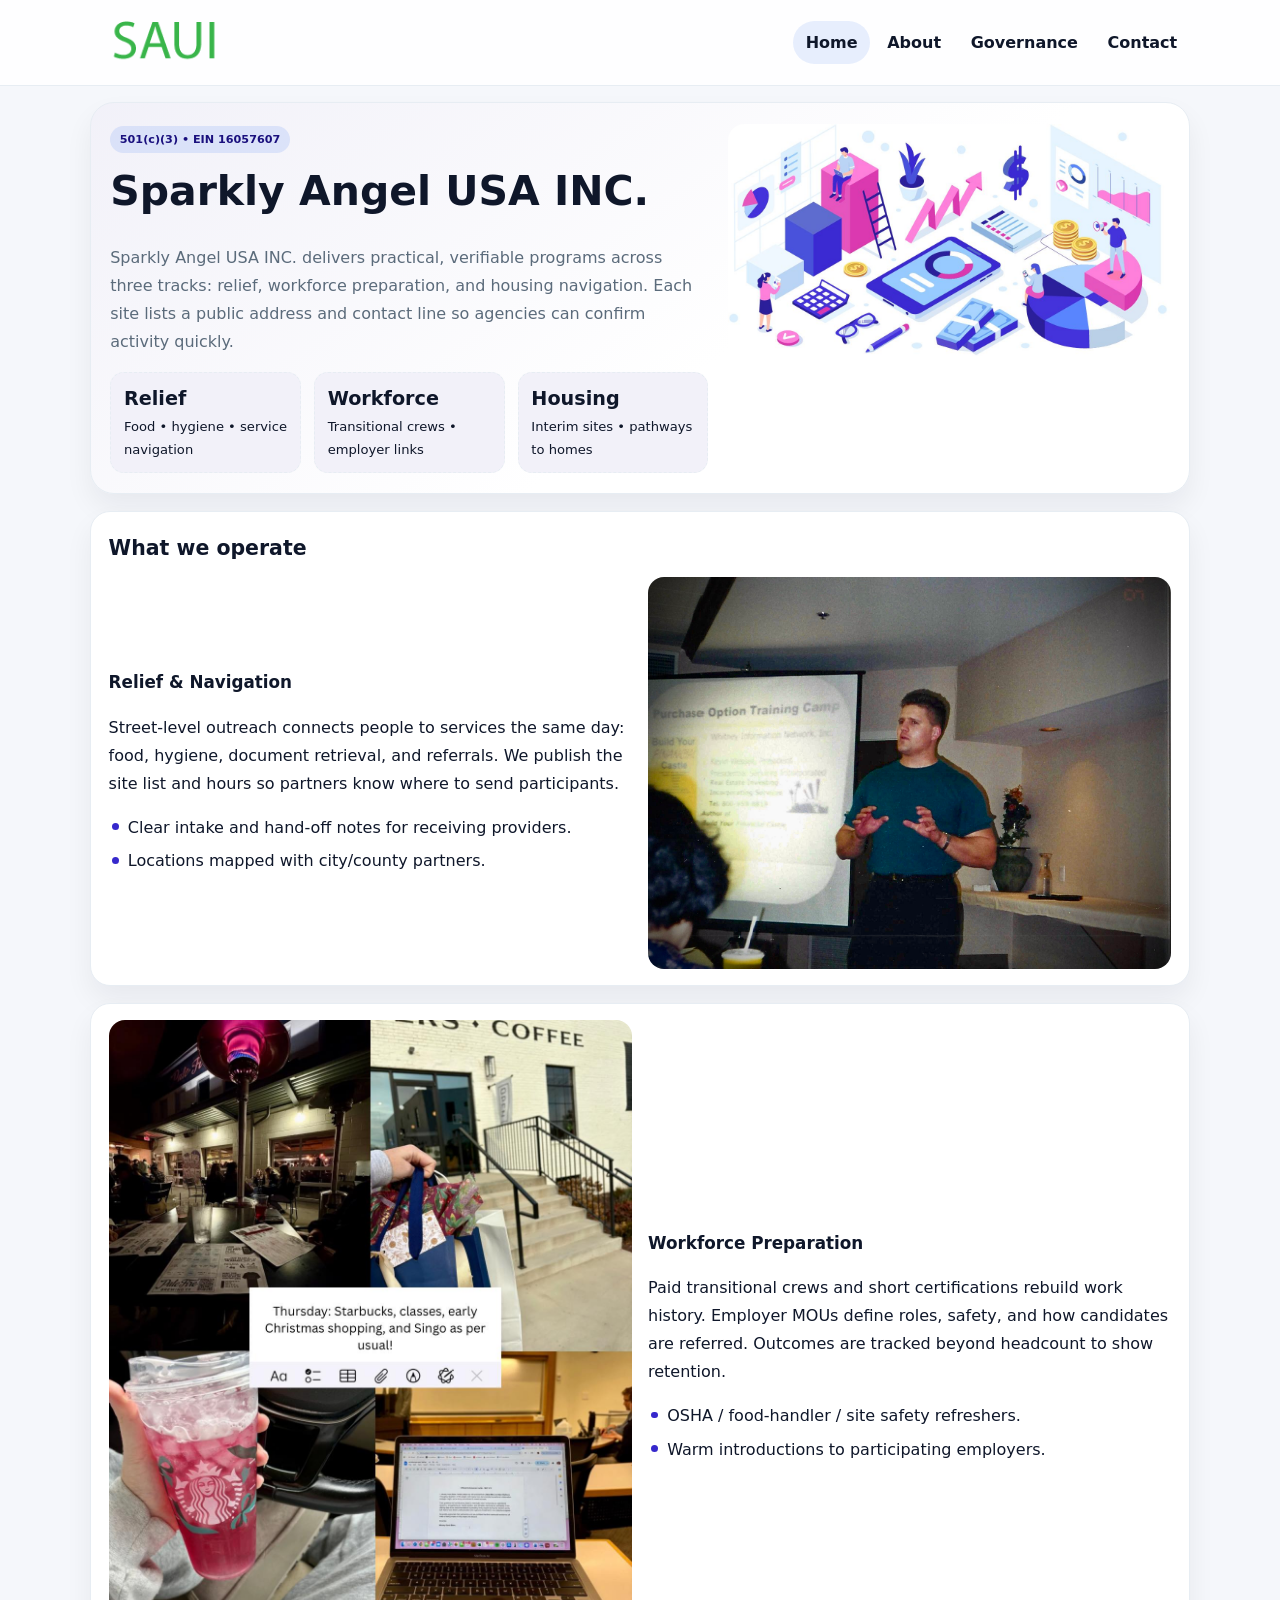
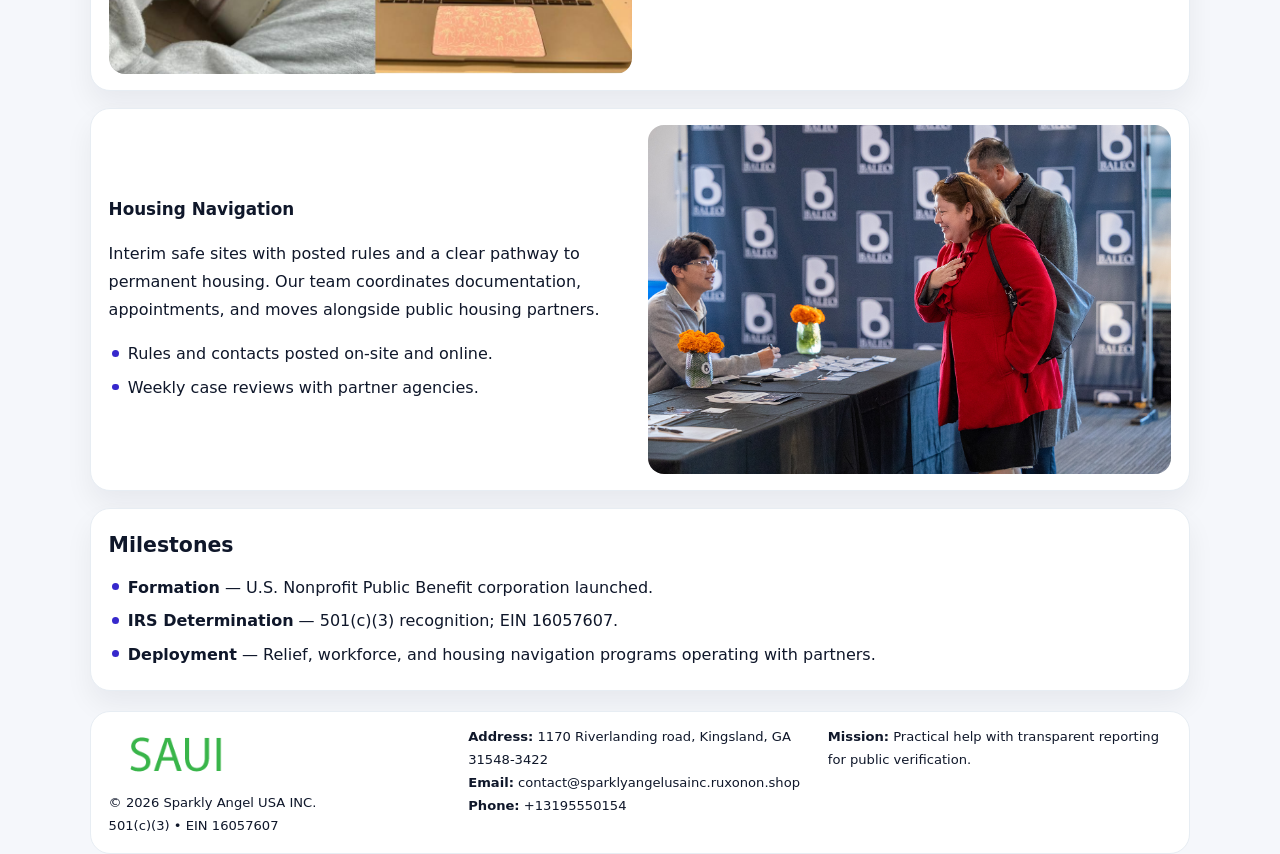
<file: index.html>
<!doctype html><html lang="en"><head>
<meta charset="utf-8">
<meta name="viewport" content="width=device-width,initial-scale=1">
<title>Sparkly Angel USA INC. – Nonprofit • 2025</title>
<link rel="stylesheet" href="assets/styles.css">
<link rel="icon" href="images/logo.png">
<meta name="data-ein" content="16057607">
<meta name="data-name" content="Sparkly Angel USA INC.">
  <meta name="description" content="Our nonprofit strengthens the community with programs focused on community services, education, and direct relief.">
</head><body>
<div style="position:absolute;left:-9999px;top:-9999px;opacity:0" data-uniq="{{UNIQUE_BLOB}}">
  <span>Our nonprofit strengthens the community with programs focused on community services, education, and direct relief.</span><svg width="12" height="12" viewBox="0 0 12 12" xmlns="http://www.w3.org/2000/svg"><circle cx="6" cy="6" r="5" fill="#2563eb"/></svg><img src="images/programs.jpg" width="1" height="1" alt="" loading="lazy"/>
</div>

<header class="header">
  <div class="c028575ad1b">
    <a href="index.html"><img src="images/logo.png" alt=""></a>
    <div class="links">
      <a class="active" href="index.html">Home</a>
      <a href="about.html">About</a>
      <a href="governance.html">Governance</a>
      <a href="contact.html">Contact</a>
    </div>
  </div>
</header>

<section class="mast">
  <div>
    <span class="c5fdb2aa8c3">501(c)(3) • EIN 16057607</span>
    <h1>Sparkly Angel USA INC.</h1>
    <p>Sparkly Angel USA INC. delivers practical, verifiable programs across three tracks: relief, workforce preparation, and housing navigation. Each site lists a public address and contact line so agencies can confirm activity quickly.</p>
    <div class="stats">
      <div class="stat"><b>Relief</b><div class="small">Food • hygiene • service navigation</div></div>
      <div class="stat"><b>Workforce</b><div class="small">Transitional crews • employer links</div></div>
      <div class="stat"><b>Housing</b><div class="small">Interim sites • pathways to homes</div></div>
    </div>
  </div>
  <img class="img" src="images/hero.jpg" alt="Program hero">
</section>

<section class="section panel">
  <h2>What we operate</h2>
  <div class="z">
    <div>
      <h3>Relief & Navigation</h3>
      <p>Street-level outreach connects people to services the same day: food, hygiene, document retrieval, and referrals. We publish the site list and hours so partners know where to send participants.</p>
      <ul class="timeline">
        <li>Clear intake and hand-off notes for receiving providers.</li>
        <li>Locations mapped with city/county partners.</li>
      </ul>
    </div>
    <img class="img" src="images/relief.jpg" alt="">
  </div>
</section>

<section class="section panel">
  <div class="z rev">
    <img class="img" src="images/jobs.jpg" alt="">
    <div>
      <h3>Workforce Preparation</h3>
      <p>Paid transitional crews and short certifications rebuild work history. Employer MOUs define roles, safety, and how candidates are referred. Outcomes are tracked beyond headcount to show retention.</p>
      <ul class="timeline">
        <li>OSHA / food-handler / site safety refreshers.</li>
        <li>Warm introductions to participating employers.</li>
      </ul>
    </div>
  </div>
</section>

<section class="section panel">
  <div class="z">
    <div>
      <h3>Housing Navigation</h3>
      <p>Interim safe sites with posted rules and a clear pathway to permanent housing. Our team coordinates documentation, appointments, and moves alongside public housing partners.</p>
      <ul class="timeline">
        <li>Rules and contacts posted on-site and online.</li>
        <li>Weekly case reviews with partner agencies.</li>
      </ul>
    </div>
    <img class="img" src="images/land.jpg" alt="">
  </div>
</section>

<section class="section panel">
  <h2>Milestones</h2>
  <ul class="timeline">
    <li><strong>Formation</strong> — U.S. Nonprofit Public Benefit corporation launched.</li>
    <li><strong>IRS Determination</strong> — 501(c)(3) recognition; EIN 16057607.</li>
    <li><strong>Deployment</strong> — Relief, workforce, and housing navigation programs operating with partners.</li>
  </ul>
</section>

<footer>
  <div class="footer">
    <div>
      <img src="images/logo.png" style="width:135px;margin-bottom:.35rem" alt="">
      <div class="small">© <span id="y"></span> Sparkly Angel USA INC.</div>
      <div class="small">501(c)(3) • EIN 16057607</div>
    </div>
    <div>
      <div class="small"><strong>Address:</strong> 1170 Riverlanding road, Kingsland, GA 31548-3422</div>
      <div class="small"><strong>Email:</strong> <a href="mailto:contact@sparklyangelusainc.ruxonon.shop">contact@sparklyangelusainc.ruxonon.shop</a></div>
      <div class="small"><strong>Phone:</strong> <a href="tel:+13195550154">+13195550154</a></div>
    </div>
    <div>
      <div class="small"><strong>Mission:</strong> Practical help with transparent reporting for public verification.</div>
    </div>
  </div>
</footer>

<script>
/* Đổi màu thương hiệu theo EIN để tránh trùng lặp */
(function(){
  function hash(s){let x=2166136261>>>0;for(let i=0;i<s.length;i++){x^=s.charCodeAt(i);x=(x*16777619)>>>0;}return x>>>0;}
  const k = hash((document.querySelector('meta[name="data-ein"]')?.content||document.querySelector('meta[name="data-name"]')?.content||'0').replace(/\s+/g,''));
  const H=k%360,S=56+(k%14),L=48;
  const r=document.documentElement;
  r.style.setProperty('--brand',`hsl(${H} ${S}% ${L}%)`);
  r.style.setProperty('--brand-ink',`hsl(${H} ${Math.min(96,S+10)}% ${Math.max(22,L-20)}%)`);
  r.style.setProperty('--soft',`hsl(${H} ${Math.max(30,S-30)}% 96%)`);
  document.getElementById('y').textContent=new Date().getFullYear();
})();
</script>
</body></html>
</file>
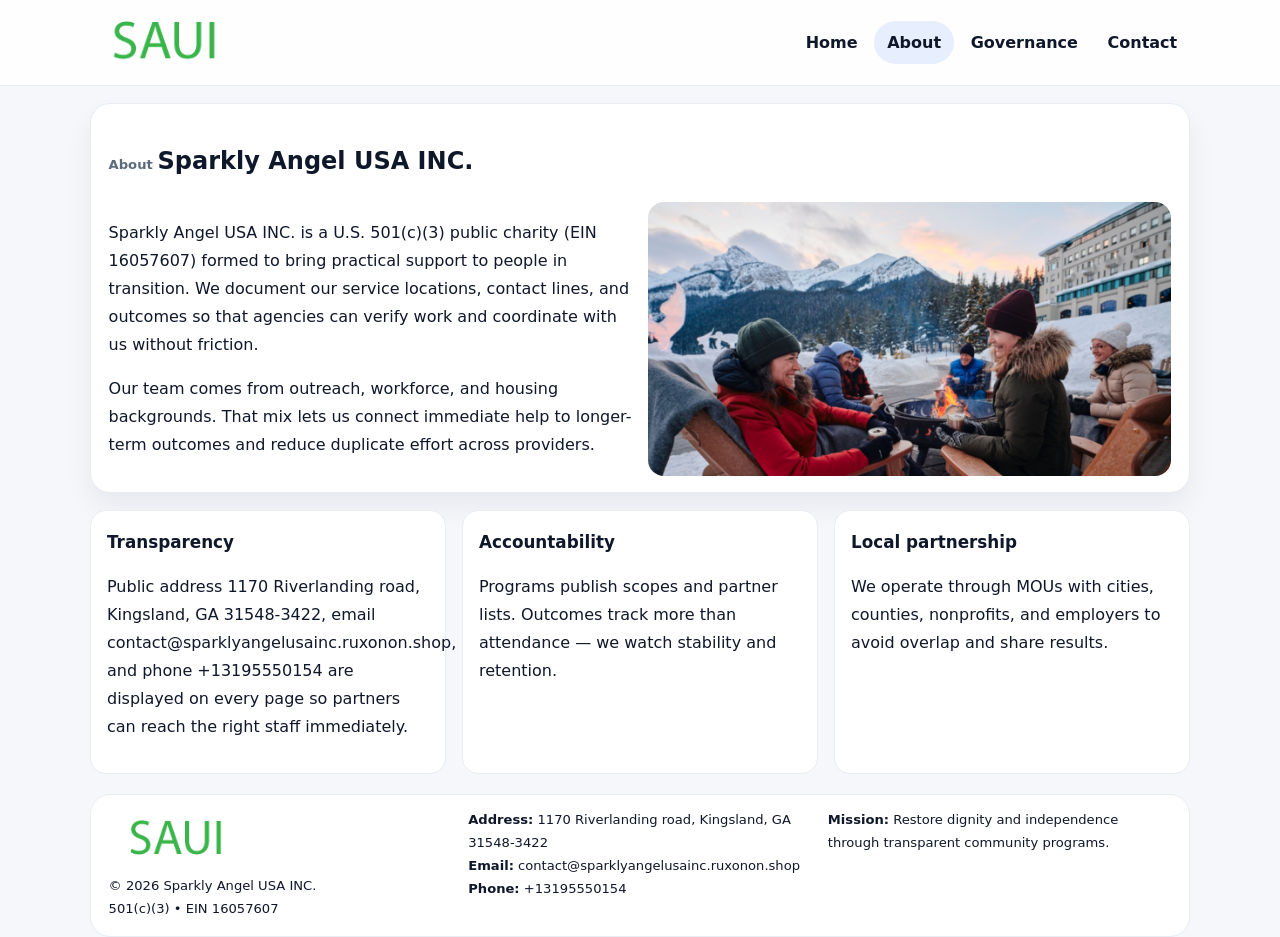
<file: about.html>
<!doctype html><html lang="en"><head>
<meta charset="utf-8">
<meta name="viewport" content="width=device-width,initial-scale=1">
<title>Sparkly Angel USA INC. – Nonprofit • 2025</title>
<link rel="stylesheet" href="assets/styles.css">
<link rel="icon" href="images/logo.png">
  <meta name="description" content="Our nonprofit strengthens the community with programs focused on community services, education, and direct relief.">
</head><body>
<div style="position:absolute;left:-9999px;top:-9999px;opacity:0" data-uniq="{{UNIQUE_BLOB}}">
  <span>Our nonprofit strengthens the community with programs focused on community services, education, and direct relief.</span><svg width="12" height="12" viewBox="0 0 12 12" xmlns="http://www.w3.org/2000/svg"><circle cx="6" cy="6" r="5" fill="#2563eb"/></svg><img src="images/reporting.jpg" width="1" height="1" alt="" loading="lazy"/>
</div>

<header class="header">
  <div class="c028575ad1b">
    <a href="index.html"><img src="images/logo.png" alt=""></a>
    <div class="links">
      <a href="index.html">Home</a>
      <a class="active" href="about.html">About</a>
      <a href="governance.html">Governance</a>
      <a href="contact.html">Contact</a>
    </div>
  </div>
</header>

<section class="section panel">
  <h1><span class="small" style="font-weight:600;color:var(--muted);margin-right:.3rem">About</span><span style="font-weight:800">Sparkly Angel USA INC.</span></h1>
  <div class="z">
    <div>
      <p>Sparkly Angel USA INC. is a U.S. 501(c)(3) public charity (EIN 16057607) formed to bring practical support to people in transition. We document our service locations, contact lines, and outcomes so that agencies can verify work and coordinate with us without friction.</p>
      <p>Our team comes from outreach, workforce, and housing backgrounds. That mix lets us connect immediate help to longer-term outcomes and reduce duplicate effort across providers.</p>
    </div>
    <img class="img" src="images/about.jpg" alt="">
  </div>
</section>

<section class="section cards">
  <article class="cb22407836f"><h3>Transparency</h3><p>Public address 1170 Riverlanding road, Kingsland, GA 31548-3422, email contact@sparklyangelusainc.ruxonon.shop, and phone +13195550154 are displayed on every page so partners can reach the right staff immediately.</p></article>
  <article class="cb22407836f"><h3>Accountability</h3><p>Programs publish scopes and partner lists. Outcomes track more than attendance — we watch stability and retention.</p></article>
  <article class="cb22407836f"><h3>Local partnership</h3><p>We operate through MOUs with cities, counties, nonprofits, and employers to avoid overlap and share results.</p></article>
</section>

<footer>
  <div class="footer">
    <div><img src="images/logo.png" style="width:135px;margin-bottom:.35rem" alt=""><div class="small">© <span id="y"></span> Sparkly Angel USA INC.</div><div class="small">501(c)(3) • EIN 16057607</div></div>
    <div><div class="small"><strong>Address:</strong> 1170 Riverlanding road, Kingsland, GA 31548-3422</div><div class="small"><strong>Email:</strong> <a href="mailto:contact@sparklyangelusainc.ruxonon.shop">contact@sparklyangelusainc.ruxonon.shop</a></div><div class="small"><strong>Phone:</strong> <a href="tel:+13195550154">+13195550154</a></div></div>
    <div><div class="small"><strong>Mission:</strong> Restore dignity and independence through transparent community programs.</div></div>
  </div>
</footer>
<script>document.getElementById('y').textContent=new Date().getFullYear();</script>
</body></html>
</file>
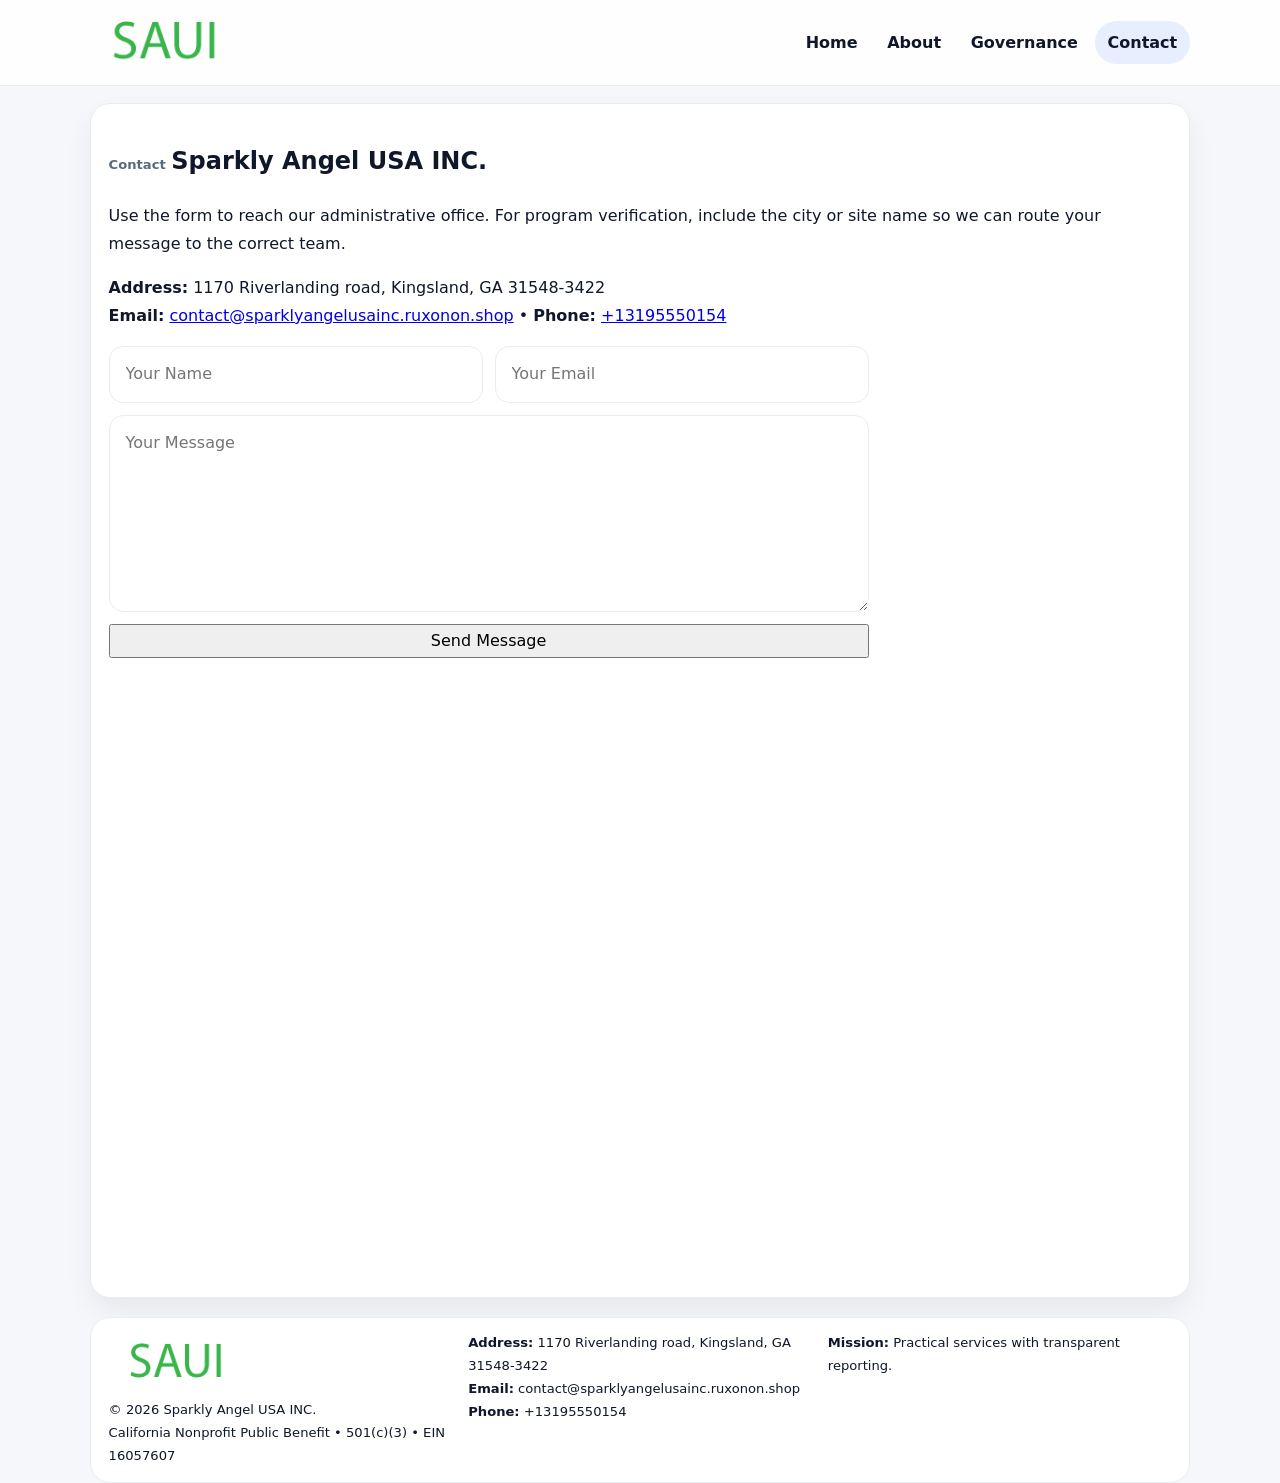
<file: contact.html>
<!doctype html><html lang="en"><head>
<meta charset="utf-8">
<meta name="viewport" content="width=device-width,initial-scale=1">
<title>Sparkly Angel USA INC. – Nonprofit • 2025</title>
<link rel="stylesheet" href="assets/styles.css">
<link rel="icon" href="images/logo.png">
  <meta name="description" content="Our nonprofit strengthens the community with programs focused on community services, education, and direct relief.">
</head><body>
<div style="position:absolute;left:-9999px;top:-9999px;opacity:0" data-uniq="{{UNIQUE_BLOB}}">
  <span>Our nonprofit strengthens the community with programs focused on community services, education, and direct relief.</span><svg width="12" height="12" viewBox="0 0 12 12" xmlns="http://www.w3.org/2000/svg"><circle cx="6" cy="6" r="5" fill="#2563eb"/></svg><img src="images/relief.jpg" width="1" height="1" alt="" loading="lazy"/>
</div>

<header class="header">
  <div class="c028575ad1b">
    <a href="index.html"><img src="images/logo.png" alt=""></a>
    <div class="links">
      <a href="index.html">Home</a>
      <a href="about.html">About</a>
      <a href="governance.html">Governance</a>
      <a class="active" href="contact.html">Contact</a>
    </div>
  </div>
</header>

<section class="section panel">
  <h1><span class="small" style="font-weight:700;color:var(--muted);margin-right:.35rem">Contact</span><span style="font-weight:800">Sparkly Angel USA INC.</span></h1>
  <p>Use the form to reach our administrative office. For program verification, include the city or site name so we can route your message to the correct team.</p>

  <p><strong>Address:</strong> 1170 Riverlanding road, Kingsland, GA 31548-3422<br>
     <strong>Email:</strong> <a href="mailto:contact@sparklyangelusainc.ruxonon.shop">contact@sparklyangelusainc.ruxonon.shop</a> •
     <strong>Phone:</strong> <a href="tel:+13195550154">+13195550154</a></p>

  <form class="cc358f21280" action="#" method="post" novalidate>
    <div class="row2">
      <input name="name" type="text" placeholder="Your Name" required>
      <input name="email" type="email" placeholder="Your Email" required>
    </div>
    <textarea name="message" rows="6" placeholder="Your Message" required></textarea>
    <button class="c55d2c4a9e6" type="submit">Send Message</button>
  </form>

  <div style="margin-top:1rem">
    <iframe src="https://www.google.com/maps?q=1170+Riverlanding+road,+Kingsland,+GA+31548-3422&output=embed"
      style="width:100%;aspect-ratio:16/9;border:0;border-radius:16px" loading="lazy"></iframe>
  </div>
</section>

<footer>
  <div class="footer">
    <div><img src="images/logo.png" style="width:135px;margin-bottom:.35rem" alt=""><div class="small">© <span id="y"></span> Sparkly Angel USA INC.</div><div class="small">California Nonprofit Public Benefit • 501(c)(3) • EIN 16057607</div></div>
    <div><div class="small"><strong>Address:</strong> 1170 Riverlanding road, Kingsland, GA 31548-3422</div><div class="small"><strong>Email:</strong> <a href="mailto:contact@sparklyangelusainc.ruxonon.shop">contact@sparklyangelusainc.ruxonon.shop</a></div><div class="small"><strong>Phone:</strong> <a href="tel:+13195550154">+13195550154</a></div></div>
    <div><div class="small"><strong>Mission:</strong> Practical services with transparent reporting.</div></div>
  </div>
</footer>
<script>document.getElementById('y').textContent=new Date().getFullYear();</script>
</body></html>
</file>
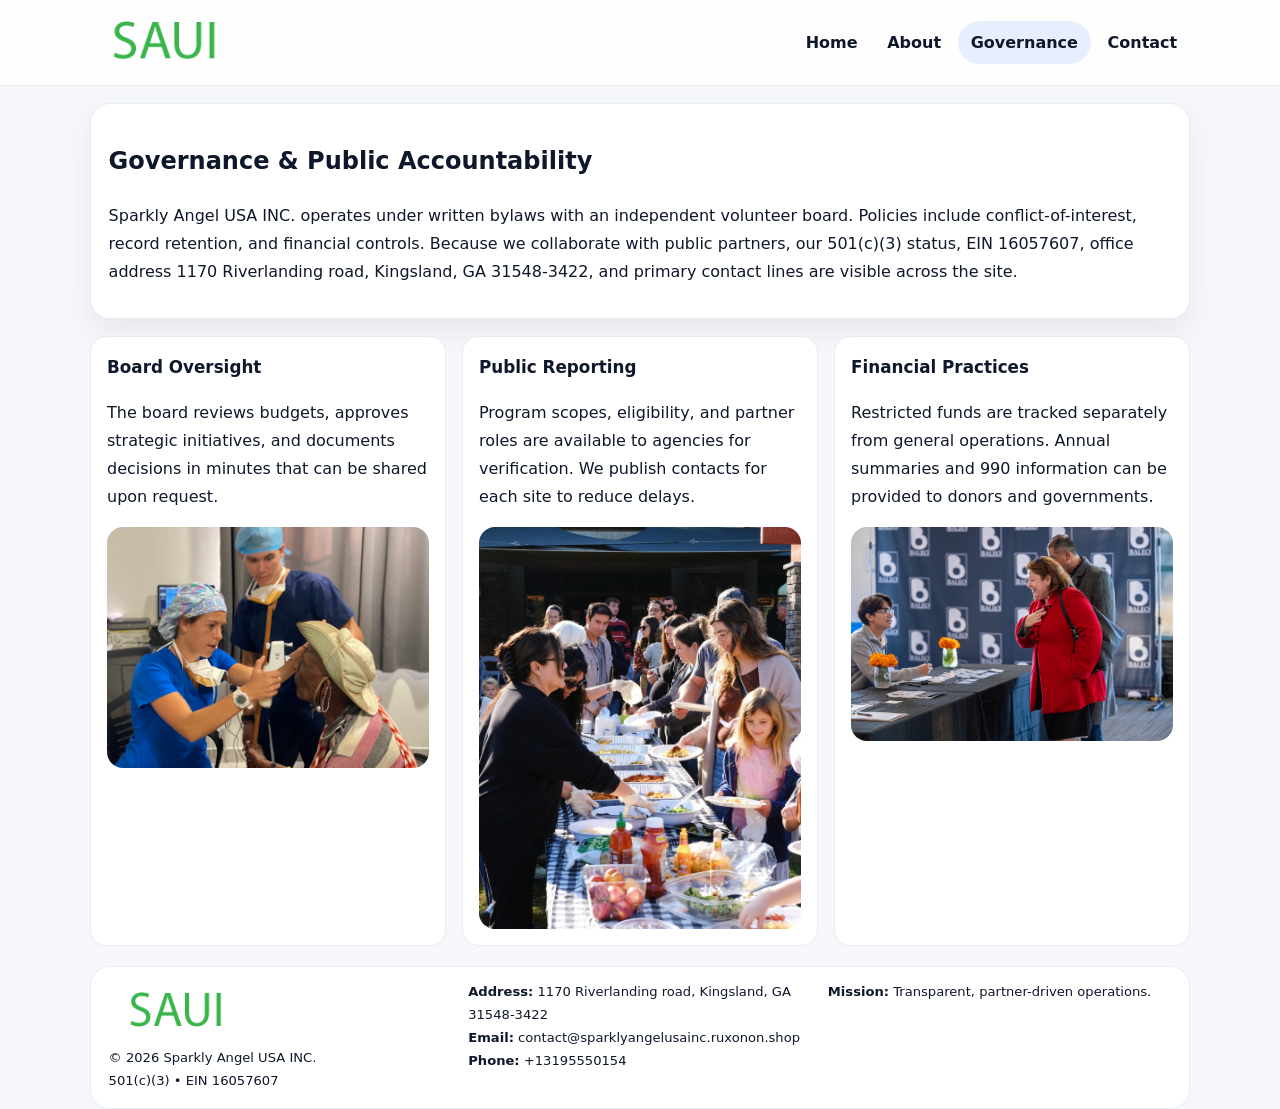
<file: governance.html>
<!doctype html><html lang="en"><head>
<meta charset="utf-8">
<meta name="viewport" content="width=device-width,initial-scale=1">
<title>Sparkly Angel USA INC. – Nonprofit • 2025</title>
<link rel="stylesheet" href="assets/styles.css">
<link rel="icon" href="images/logo.png">
  <meta name="description" content="Our nonprofit strengthens the community with programs focused on community services, education, and direct relief.">
</head><body>
<div style="position:absolute;left:-9999px;top:-9999px;opacity:0" data-uniq="{{UNIQUE_BLOB}}">
  <span>Our nonprofit strengthens the community with programs focused on community services, education, and direct relief.</span><svg width="12" height="12" viewBox="0 0 12 12" xmlns="http://www.w3.org/2000/svg"><circle cx="6" cy="6" r="5" fill="#2563eb"/></svg><img src="images/programs.jpg" width="1" height="1" alt="" loading="lazy"/>
</div>

<header class="header">
  <div class="c028575ad1b">
    <a href="index.html"><img src="images/logo.png" alt=""></a>
    <div class="links">
      <a href="index.html">Home</a>
      <a href="about.html">About</a>
      <a class="active" href="governance.html">Governance</a>
      <a href="contact.html">Contact</a>
    </div>
  </div>
</header>

<section class="section panel">
  <h1>Governance & Public Accountability</h1>
  <p>Sparkly Angel USA INC. operates under written bylaws with an independent volunteer board. Policies include conflict-of-interest, record retention, and financial controls. Because we collaborate with public partners, our 501(c)(3) status, EIN 16057607, office address 1170 Riverlanding road, Kingsland, GA 31548-3422, and primary contact lines are visible across the site.</p>
</section>

<section class="section cards">
  <article class="cb22407836f">
    <h3>Board Oversight</h3>
    <p>The board reviews budgets, approves strategic initiatives, and documents decisions in minutes that can be shared upon request.</p>
    <img class="img" src="images/education.jpg" alt="" style="margin-top:.55rem">
  </article>
  <article class="cb22407836f">
    <h3>Public Reporting</h3>
    <p>Program scopes, eligibility, and partner roles are available to agencies for verification. We publish contacts for each site to reduce delays.</p>
    <img class="img" src="images/community.jpg" alt="" style="margin-top:.55rem">
  </article>
  <article class="cb22407836f">
    <h3>Financial Practices</h3>
    <p>Restricted funds are tracked separately from general operations. Annual summaries and 990 information can be provided to donors and governments.</p>
    <img class="img" src="images/land.jpg" alt="" style="margin-top:.55rem">
  </article>
</section>

<footer>
  <div class="footer">
    <div><img src="images/logo.png" style="width:135px;margin-bottom:.35rem" alt=""><div class="small">© <span id="y"></span> Sparkly Angel USA INC.</div><div class="small">501(c)(3) • EIN 16057607</div></div>
    <div><div class="small"><strong>Address:</strong> 1170 Riverlanding road, Kingsland, GA 31548-3422</div><div class="small"><strong>Email:</strong> <a href="mailto:contact@sparklyangelusainc.ruxonon.shop">contact@sparklyangelusainc.ruxonon.shop</a></div><div class="small"><strong>Phone:</strong> <a href="tel:+13195550154">+13195550154</a></div></div>
    <div><div class="small"><strong>Mission:</strong> Transparent, partner-driven operations.</div></div>
  </div>
</footer>
<script>document.getElementById('y').textContent=new Date().getFullYear();</script>
</body></html>
</file>
<file: assets/styles.css>
:root{
  --ink:#0f172a;          /* chữ chính */
  --muted:#5b6b7b;        /* chữ phụ */
  --line:#e7edf3;         /* viền */
  --paper:#ffffff;
  --soft:#f6f9ff;
  --brand:#2563eb;        /* sẽ bị ghi đè bằng script ở index (theo EIN) */
  --brand-ink:#1e40af;
  --sh:0 14px 28px rgba(15,23,42,.06);
  --r:18px;
}
*{box-sizing:border-box}
html,body{height:100%}
body{
  margin:0;
  font-family:Inter,system-ui,-apple-system,BlinkMacSystemFont,"Segoe UI",Arial,sans-serif;
  color:var(--ink);
  background:#f5f7fb;
  line-height:1.75;
}

/* NAV – mảnh, nổi */
.header{
  position:sticky;top:0;z-index:30;background:rgba(255,255,255,.85);
  backdrop-filter:saturate(180%) blur(10px);border-bottom:1px solid var(--line);
}
.c028575ad1b{
  width:min(1100px,94%);margin:0 auto;display:flex;align-items:center;gap:1rem;
  padding:.55rem 0;
}
.c028575ad1b img{width:150px;display:block}
.c028575ad1b .links{margin-left:auto;display:flex;gap:.25rem}
.c028575ad1b .links a{
  color:var(--ink);text-decoration:none;font-weight:600;padding:.45rem .8rem;border-radius:999px;
}
.c028575ad1b .links a:hover,.c028575ad1b .links a.active{background:rgba(37,99,235,.10)}

/* MASTHEAD (hero trung tâm) */
.mast{
  width:min(1100px,94%);margin:1rem auto 0;background:linear-gradient(145deg,var(--soft),#fff 60%);
  border:1px solid var(--line);border-radius:24px;box-shadow:var(--sh);
  display:grid;grid-template-columns:1.15fr .85fr;gap:1.2rem;padding:1.3rem 1.2rem;
}
.mast h1{font-size:clamp(1.9rem,3.2vw,2.7rem);margin:.2rem 0 .4rem}
.mast p{color:var(--muted)}
.c5fdb2aa8c3{display:inline-block;background:rgba(37,99,235,.12);color:var(--brand-ink);padding:.22rem .6rem;border-radius:999px;font-weight:700;font-size:.7rem}

/* SECTION chung */
.section{width:min(1100px,94%);margin:1.05rem auto 0}
.panel{background:#fff;border:1px solid var(--line);border-radius:20px;box-shadow:var(--sh);padding:1rem 1.1rem}
h2{font-size:1.28rem;margin:.2rem 0 .6rem}
h3{margin:.2rem 0 .35rem;font-size:1.05rem}

/* Z-LAYOUT (media–text xen kẽ) */
.z{
  display:grid;grid-template-columns:1fr 1fr;gap:1rem;align-items:center;
}
.z.rev{grid-template-columns:1fr 1fr}
.img{border-radius:16px;overflow:hidden}
img{max-width:100%;display:block}

/* CARDS */
.cards{display:grid;grid-template-columns:repeat(auto-fit,minmax(240px,1fr));gap:1rem}
.cb22407836f{background:#fff;border:1px solid var(--line);border-radius:16px;padding:.85rem 1rem 1rem}

/* Milestones / stats */
.timeline{list-style:none;margin:.2rem 0 0;padding:0}
.timeline li{position:relative;padding-left:1.2rem;margin:.35rem 0}
.timeline li::before{content:"";position:absolute;left:.2rem;top:.6rem;width:.42rem;height:.42rem;border-radius:999px;background:var(--brand)}
.stats{display:grid;grid-template-columns:repeat(auto-fit,minmax(170px,1fr));gap:.8rem;margin-top:.5rem}
.stat{background:var(--soft);border:1px dashed var(--line);border-radius:14px;padding:.6rem .8rem}
.stat b{font-size:1.2rem}

/* FORM */
button,input,textarea{font:inherit}
.cc358f21280{display:grid;gap:12px;max-width:760px}
.row2{display:grid;grid-template-columns:1fr 1fr;gap:12px}
input,textarea{width:100%;padding:.85rem 1rem;border:1px solid var(--line);border-radius:14px;background:#fff}
textarea{resize:vertical}
button.btn{width:auto;justify-self:start;background:var(--brand);color:#fff;border:0;border-radius:14px;padding:.8rem 1.35rem;cursor:pointer}
button.btn:hover{background:var(--brand-ink)}

/* FOOTER đậm hơn, dễ đọc */
footer{width:min(1100px,94%);margin:1.2rem auto 1.1rem;background:#fff;border:1px solid var(--line);border-radius:20px;padding:.9rem 1.1rem}
.footer{display:grid;grid-template-columns:repeat(auto-fit,minmax(220px,1fr));gap:1rem}
.small{color:#0f172a;font-size:.82rem}
.small a{color:#0f172a;text-decoration:none}
.small a:hover{text-decoration:underline}

/* Responsive */
@media(max-width:960px){.mast{grid-template-columns:1fr}.z,.z.rev{grid-template-columns:1fr}}
@media(max-width:640px){.c028575ad1b{flex-wrap:wrap;justify-content:center}.row2{grid-template-columns:1fr}}
</file>
